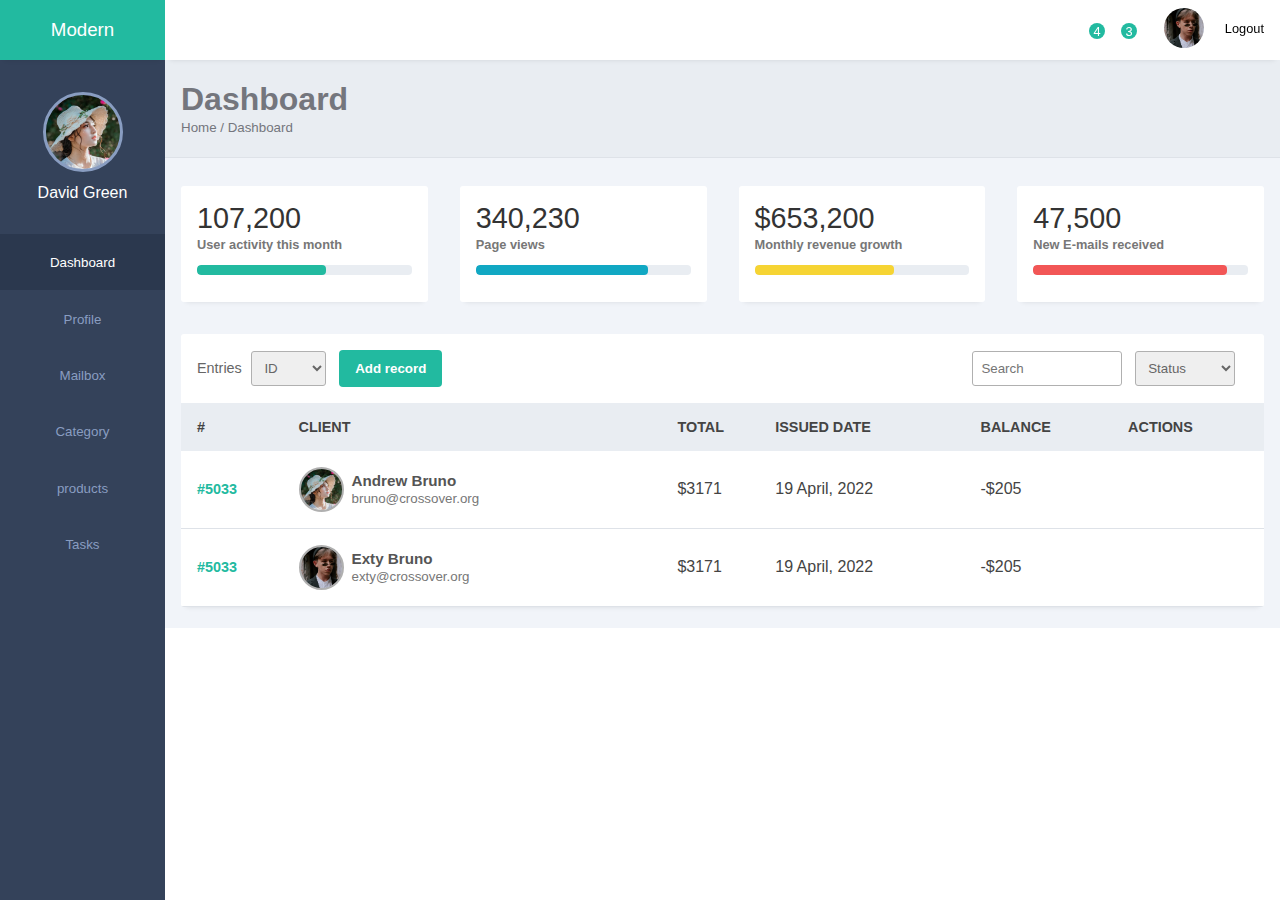
<file: dashboard/dashboard.html>
<!DOCTYPE html>
<html lang="en">
<head>
    <meta charset="UTF-8">
    <meta name="viewport" content="width=device-width,initial-scale=1,maximum-scale=1">
    <title>Modern Admin Dashboard</title>
    <script src="./dashboard.js" defer></script>
    <link rel="stylesheet" href="dashboardstyle.css">
    <link rel="stylesheet" href="https://maxst.icons8.com/vue-static/landings/line-awesome/line-awesome/1.3.0/css/line-awesome.min.css">
</head>
<body>
    <input type="checkbox" id="menu-toggle">
    <div class="sidebar">
        <div class="side-header">
            <h3>M<span>odern</span></h3>
        </div>
        
        <div class="side-content">
            <div class="profile">
                <div class="profile-img bg-img" style="background-image: url(img/3.jpeg)"></div>
                <h4 id="userName">David Green</h4>
            </div>

            <div class="side-menu">
                <ul>
                    <li>
                        <a href="" class="active">
                            <span class="las la-home"></span>
                            <small>Dashboard</small>
                        </a>
                    </li>
                    <li>
                       <a href="">
                            <span class="las la-user-alt"></span>
                            <small>Profile</small>
                        </a>
                    </li>
                    <li>
                       <a href="">
                            <span class="las la-envelope"></span>
                            <small>Mailbox</small>
                        </a>
                    </li>
                    <li>
                       <a href="category.html">
                            <span class="las la-shopping-cart"></span>
                            <small>Category</small>
                        </a>
                    </li>
                    <li>
                       <a href="product.html">
                            <span class="las la-shopping-cart"></span>
                            <small>products</small>
                        </a>
                    </li>
                    <li>
                       <a href="">
                            <span class="las la-tasks"></span>
                            <small>Tasks</small>
                        </a>
                    </li>

                </ul>
            </div>
        </div>
    </div>
    
    <div class="main-content">
        
        <header>
            <div class="header-content">
                <label for="menu-toggle">
                    <span class="las la-bars"></span>
                </label>
                
                <div class="header-menu">
                    <label for="">
                        <span class="las la-search"></span>
                    </label>
                    
                    <div class="notify-icon">
                        <span class="las la-envelope"></span>
                        <span class="notify">4</span>
                    </div>
                    
                    <div class="notify-icon">
                        <span class="las la-bell"></span>
                        <span class="notify">3</span>
                    </div>
                    
                    <div class="user">
                        <div class="bg-img" style="background-image: url(img/1.jpeg)"></div>
                        
                        <span class="las la-power-off"></span>
                        <span>Logout</span>
                    </div>
                </div>
            </div>
        </header>
        
        
        <main>
            
            <div class="page-header">
                <h1>Dashboard</h1>
                <small>Home / Dashboard</small>
            </div>
            
            <div class="page-content">
            
                <div class="analytics">

                    <div class="card">
                        <div class="card-head">
                            <h2>107,200</h2>
                            <span class="las la-user-friends"></span>
                        </div>
                        <div class="card-progress">
                            <small>User activity this month</small>
                            <div class="card-indicator">
                                <div class="indicator one" style="width: 60%"></div>
                            </div>
                        </div>
                    </div>

                    <div class="card">
                        <div class="card-head">
                            <h2>340,230</h2>
                            <span class="las la-eye"></span>
                        </div>
                        <div class="card-progress">
                            <small>Page views</small>
                            <div class="card-indicator">
                                <div class="indicator two" style="width: 80%"></div>
                            </div>
                        </div>
                    </div>

                    <div class="card">
                        <div class="card-head">
                            <h2>$653,200</h2>
                            <span class="las la-shopping-cart"></span>
                        </div>
                        <div class="card-progress">
                            <small>Monthly revenue growth</small>
                            <div class="card-indicator">
                                <div class="indicator three" style="width: 65%"></div>
                            </div>
                        </div>
                    </div>

                    <div class="card">
                        <div class="card-head">
                            <h2>47,500</h2>
                            <span class="las la-envelope"></span>
                        </div>
                        <div class="card-progress">
                            <small>New E-mails received</small>
                            <div class="card-indicator">
                                <div class="indicator four" style="width: 90%"></div>
                            </div>
                        </div>
                    </div>

                </div>


                <div class="records table-responsive">

                    <div class="record-header">
                        <div class="add">
                            <span>Entries</span>
                            <select name="" id="">
                                <option value="">ID</option>
                            </select>
                            <button>Add record</button>
                        </div>

                        <div class="browse">
                           <input type="search" placeholder="Search" class="record-search">
                            <select name="" id="">
                                <option value="">Status</option>
                            </select>
                        </div>
                    </div>

                    <div>
                        <table width="100%">
                            <thead>
                                <tr>
                                    <th>#</th>
                                    <th><span class="las la-sort"></span> CLIENT</th>
                                    <th><span class="las la-sort"></span> TOTAL</th>
                                    <th><span class="las la-sort"></span> ISSUED DATE</th>
                                    <th><span class="las la-sort"></span> BALANCE</th>
                                    <th><span class="las la-sort"></span> ACTIONS</th>
                                </tr>
                            </thead>
                            <tbody>
                                <tr>
                                    <td>#5033</td>
                                    <td>
                                        <div class="client">
                                           <div class="client-img bg-img" style="background-image: url(img/3.jpeg)"></div>
                                            <div class="client-info">
                                                <h4>Andrew Bruno</h4>
                                                <small>bruno@crossover.org</small>
                                            </div>
                                        </div>
                                    </td>
                                    <td>
                                        $3171
                                    </td>
                                    <td>
                                        19 April, 2022
                                    </td>
                                    <td>
                                        -$205
                                    </td>
                                    <td>
                                        <div class="actions">
                                            <span class="lab la-telegram-plane"></span>
                                            <span class="las la-eye"></span>
                                            <span class="las la-ellipsis-v"></span>
                                        </div>
                                    </td>
                                </tr>
                                <tr>
                                    <td>#5033</td>
                                    <td>
                                        <div class="client">
                                           <div class="client-img bg-img" style="background-image: url(img/1.jpeg)"></div>
                                            <div class="client-info">
                                                <h4>Exty Bruno</h4>
                                                <small>exty@crossover.org</small>
                                            </div>
                                        </div>
                                    </td>
                                    <td>
                                        $3171
                                    </td>
                                    <td>
                                        19 April, 2022
                                    </td>
                                    <td>
                                        -$205
                                    </td>
                                    <td>
                                        <div class="actions">
                                            <span class="lab la-telegram-plane"></span>
                                            <span class="las la-eye"></span>
                                            <span class="las la-ellipsis-v"></span>
                                        </div>
                                    </td>
                                </tr>
                                
                                
                                
                            </tbody>
                        </table>
                    </div>

                </div>
            
            </div>
            
        </main>
        
    </div>
</body>
</html>
</file>
<file: dashboard/dashboardstyle.css>
@import url('https://fonts.googleapis.com/css2?family=Merriweather+Sans:wght@300;400;500;600&display=swap');

:root {
    --main-color: #22BAA0;
    --color-dark: #34425A;
    --text-grey: #B0B0B0;
}

* {
    margin: 0;
    padding: 0;
    text-decoration: none;
    list-style-type: none;
    box-sizing: border-box;
    font-family: 'Merriweather', sans-serif;
}

#menu-toggle {
    display: none;
}

.sidebar {
    position: fixed;
    height: 100%;
    width: 165px;
    left: 0;
    bottom: 0;
    top: 0;
    z-index: 100;
    background: var(--color-dark);
    transition: left 300ms;
}

.side-header {
    box-shadow: 0px 5px 5px -5px rgb(0 0 0 /10%);
    background: var(--main-color);
    height: 60px;
    display: flex;
    justify-content: center;
    align-items: center;
}

.side-header h3, side-head span {
    color: #fff;
    font-weight: 400;
}

.side-content {
    height: calc(100vh - 60px);
    overflow: auto;
}

/* width */
.side-content::-webkit-scrollbar {
  width: 5px;
}

/* Track */
.side-content::-webkit-scrollbar-track {
  box-shadow: inset 0 0 5px grey; 
  border-radius: 10px;
}
 
/* Handle */
.side-content::-webkit-scrollbar-thumb {
  background: #b0b0b0; 
  border-radius: 10px;
}

/* Handle on hover */
.side-content::-webkit-scrollbar-thumb:hover {
  background: #b30000; 
}

.profile {
    text-align: center;
    padding: 2rem 0rem;
}

.bg-img {
    background-repeat: no-repeat;
    background-size: cover;
    border-radius: 50%;
    background-size: cover;
}

.profile-img {
    height: 80px;
    width: 80px;
    display: inline-block;
    margin: 0 auto .5rem auto;
    border: 3px solid #899DC1;
}

.profile h4 {
    color: #fff;
    font-weight: 500;
}

.profile small {
    color: #899DC1;
    font-weight: 600;
}

.sidebar {
    /*overflow-y: auto;*/
}

.side-menu ul {
    text-align: center;
}

.side-menu a {
    display: block;
    padding: 1.2rem 0rem;
}

.side-menu a.active {
    background: #2B384E;
}

.side-menu a.active span, .side-menu a.active small {
    color: #fff;
}

.side-menu a span {
    display: block;
    text-align: center;
    font-size: 1.7rem;
}

.side-menu a span, .side-menu a small {
    color: #899DC1;
}

#menu-toggle:checked ~ .sidebar {
    width: 60px;
}

#menu-toggle:checked ~ .sidebar .side-header span {
    display: none;
}

#menu-toggle:checked ~ .main-content {
    margin-left: 60px;
    width: calc(100% - 60px);
}

#menu-toggle:checked ~ .main-content header {
    left: 60px;
}

#menu-toggle:checked ~ .sidebar .profile,
#menu-toggle:checked ~ .sidebar .side-menu a small {
    display: none;
}

#menu-toggle:checked ~ .sidebar .side-menu a span {
    font-size: 1.3rem;
}


.main-content {
    margin-left: 165px;
    width: calc(100% - 165px);
    transition: margin-left 300ms;
}

header {
    position: fixed;
    right: 0;
    top: 0;
    left: 165px;
    z-index: 100;
    height: 60px;
    box-shadow: 0px 5px 5px -5px rgb(0 0 0 /10%);
    background: #fff;
    transition: left 300ms;
}

.header-content, .header-menu {
    display: flex;
    align-items: center;
}

.header-content {
    justify-content: space-between;
    padding: 0rem 1rem;
}

.header-content label:first-child span {
    font-size: 1.3rem;
}

.header-content label {
    cursor: pointer;
}

.header-menu {
    justify-content: flex-end;
    padding-top: .5rem;
}

.header-menu label,
.header-menu .notify-icon {
    margin-right: 2rem;
    position: relative;
}

.header-menu label span,
.notify-icon span:first-child {
    font-size: 1.3rem;
}

.notify-icon span:last-child {
    position: absolute;
    background: var(--main-color);
    height: 16px;
    width: 16px;
    display: flex;
    justify-content: center;
    align-items: center;
    border-radius: 50%;
    right: -5px;
    top: -5px;
    color: #fff;
    font-size: .8rem;
    font-weight: 500;
}

.user {
    display: flex;
    align-items: center;
}

.user div, .client-img {
    height: 40px;
    width: 40px;
    margin-right: 1rem;
}

.user span:last-child {
    display: inline-block;
    margin-left: .3rem;
    font-size: .8rem;
}

main {
    margin-top: 60px;
}

.page-header {
    padding: 1.3rem 1rem;
    background: #E9edf2;
    border-bottom: 1px solid #dee2e8;
}

.page-header h1, .page-header small {
    color: #74767d;
}

.page-content {
    padding: 1.3rem 1rem;
    background: #f1f4f9;
}

.analytics {
    display: grid;
    grid-template-columns: repeat(4, 1fr);
    grid-gap: 2rem;
    margin-top: .5rem;
    margin-bottom: 2rem;
}

.card {
    box-shadow: 0px 5px 5px -5px rgb(0 0 0 / 10%);
    background: #fff;
    padding: 1rem;
    border-radius: 3px;
}

.card-head {
    display: flex;
    justify-content: space-between;
    align-items: center;
}

.card-head h2 {
    color: #333;
    font-size: 1.8rem;
    font-weight: 500;
}

.card-head span {
    font-size: 3.2rem;
    color: var(--text-grey);
}

.card-progress small {
    color: #777;
    font-size: .8rem;
    font-weight: 600;
}

.card-indicator {
    margin: .7rem 0rem;
    height: 10px;
    border-radius: 4px;
    background: #e9edf2;
    overflow: hidden;
}

.indicator {
    height: 10px;
    border-radius: 4px;
}

.indicator.one {
    background: #22baa0;
}

.indicator.two {
    background: #11a8c3;
}

.indicator.three {
    background: #f6d433;
}

.indicator.four {
    background: #f25656;
}

.records {
    box-shadow: 0px 5px 5px -5px rgb(0 0 0 / 10%);
    background: #fff;
    border-radius: 3px;
}

.record-header {
    padding: 1rem;
    display: flex;
    justify-content: space-between;
    align-items: center;
}

.add, .browse {
    display: flex;
    align-items: center;
}

.add span {
    display: inline-block;
    margin-right: .6rem;
    font-size: .9rem;
    color: #666;
}

input, button, select {
    outline: none;
}

.add select, .browse input, .browse select {
    height: 35px;
    border: 1px solid #b0b0b0;
    border-radius: 3px;
    display: inline-block;
    width: 75px;
    padding: 0rem .5rem;
    margin-right: .8rem;
    color: #666;
}

.add button {
    background: var(--main-color);
    color: #fff;
    height: 37px;
    border-radius: 4px;
    padding: 0rem 1rem;
    border: none;
    font-weight: 600;
}

.browse input {
    width: 150px;
}

.browse select {
    width: 100px;
}

.table-responsive {
    width: 100%;
    overflow: auto;
}

table {
    border-collapse: collapse;
}

table thead tr {
    background: #e9edf2;
}

table thead th {
    padding: 1rem 0rem;
    text-align: left;
    color: #444;
    font-size: .9rem;
}

table thead th:first-child {
    padding-left: 1rem;
}

table tbody td {
    padding: 1rem 0rem;
    color: #444;
}

table tbody td:first-child {
    padding-left: 1rem;
    color: var(--main-color);
    font-weight: 600;
    font-size: .9rem;
}

table tbody tr {
    border-bottom: 1px solid #dee2e8;
}

.client {
    display: flex;
    align-items: center;
}

.client-img {
    margin-right: .5rem;
    border: 2px solid #b0b0b0;
    height: 45px;
    width: 45px;
}

.client-info h4 {
    color: #555;
    font-size: .95rem;
}

.client-info small {
    color: #777;
}

.actions span {
    display: inline-block;
    font-size: 1.5rem;
    margin-right: .5rem;
}

.paid {
    display: inline-block;
    text-align: center;
    font-weight: 600;
    color: var(--main-color);
    background: #e5f8ed;
    padding: .5rem 1rem;
    border-radius: 20px;
    font-size: .8rem;
}

@media only screen and (max-width: 1200px) {
    .analytics {
        grid-template-columns: repeat(2, 1fr);
    }
}

@media only screen and (max-width: 768px) {
    .analytics {
        grid-template-columns: 100%;
    }
    
    .sidebar {
        left: -165px;
        z-index: 90;
    }
    
    header {
        left: 0;
        width: 100%;
    }
    
    .main-content {
        margin-left: 0;
        width: 100%;
    }
    
    #menu-toggle:checked ~ .sidebar {
        left: 0;
    }
    
    #menu-toggle:checked ~ .sidebar {
        width: 165px;
    }

    #menu-toggle:checked ~ .sidebar .side-header span {
        display: inline-block;
    }

    #menu-toggle:checked ~ .sidebar .profile,
    #menu-toggle:checked ~ .sidebar .side-menu a small {
        display: block;
    }

    #menu-toggle:checked ~ .sidebar .side-menu a span {
        font-size: 1.7rem;
    }
    
    #menu-toggle:checked ~ .main-content header {
        left: 0px;
    }
    
    table {
        width: 900px;
    }
}
</file>
